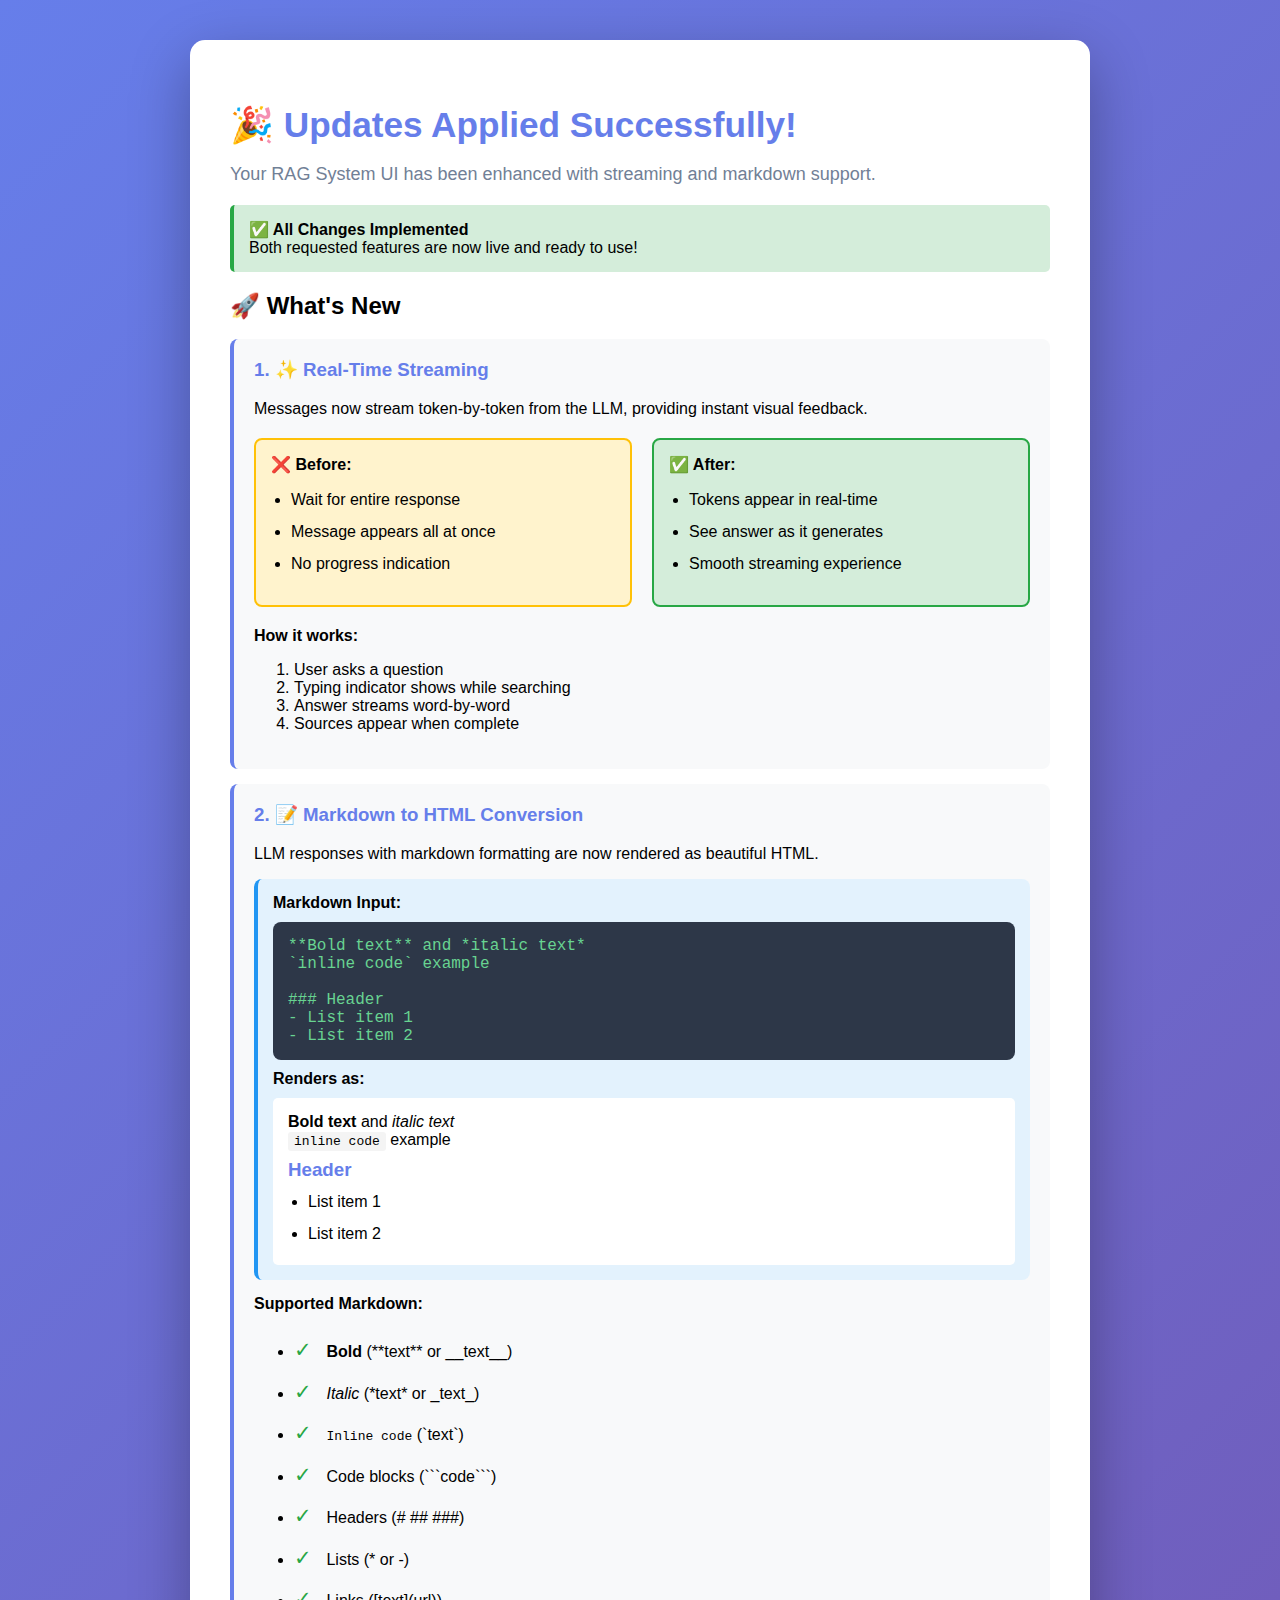
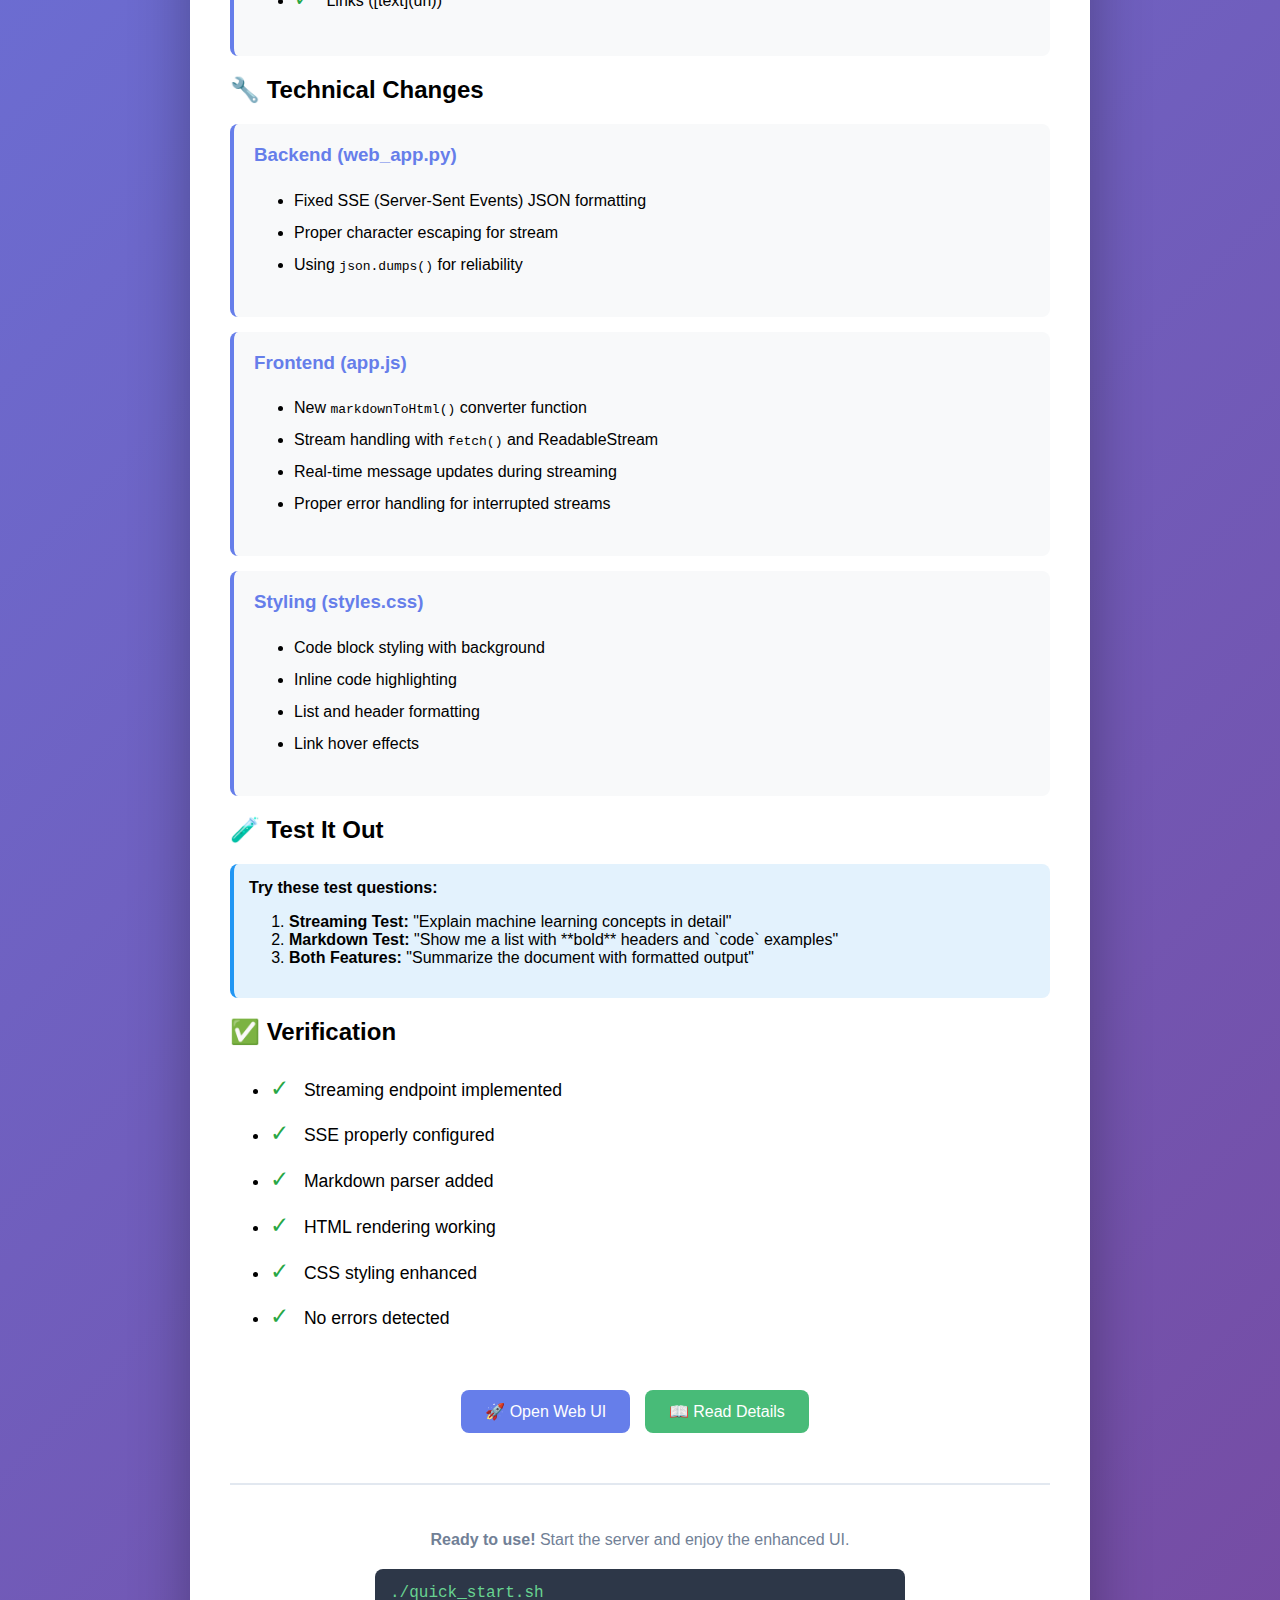
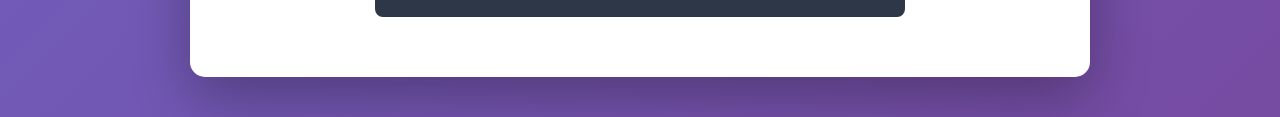
<file: RAG-PROJECT/static/updates.html>
<!DOCTYPE html>
<html lang="en">
<head>
    <meta charset="UTF-8">
    <meta name="viewport" content="width=device-width, initial-scale=1.0">
    <title>RAG System - Updates Applied</title>
    <style>
        body {
            font-family: -apple-system, BlinkMacSystemFont, 'Segoe UI', Roboto, sans-serif;
            max-width: 900px;
            margin: 0 auto;
            padding: 40px 20px;
            background: linear-gradient(135deg, #667eea 0%, #764ba2 100%);
            min-height: 100vh;
        }
        .container {
            background: white;
            border-radius: 15px;
            padding: 40px;
            box-shadow: 0 20px 60px rgba(0,0,0,0.3);
        }
        h1 {
            color: #667eea;
            margin-bottom: 10px;
            font-size: 2.2rem;
        }
        .success {
            background: #d4edda;
            border-left: 4px solid #28a745;
            padding: 15px;
            margin: 20px 0;
            border-radius: 5px;
        }
        .feature {
            background: #f8f9fa;
            padding: 20px;
            margin: 15px 0;
            border-radius: 8px;
            border-left: 4px solid #667eea;
        }
        .feature h3 {
            margin-top: 0;
            color: #667eea;
        }
        .comparison {
            display: grid;
            grid-template-columns: 1fr 1fr;
            gap: 20px;
            margin: 20px 0;
        }
        .before, .after {
            padding: 15px;
            border-radius: 8px;
        }
        .before {
            background: #fff3cd;
            border: 2px solid #ffc107;
        }
        .after {
            background: #d4edda;
            border: 2px solid #28a745;
        }
        .code-block {
            background: #2d3748;
            color: #68d391;
            padding: 15px;
            border-radius: 8px;
            font-family: 'Courier New', monospace;
            margin: 10px 0;
            overflow-x: auto;
        }
        .btn {
            display: inline-block;
            background: #667eea;
            color: white;
            padding: 12px 24px;
            border-radius: 8px;
            text-decoration: none;
            margin: 10px 10px 10px 0;
            transition: background 0.3s;
        }
        .btn:hover {
            background: #5568d3;
        }
        .checkmark {
            color: #28a745;
            font-size: 1.3em;
            margin-right: 10px;
        }
        ul {
            line-height: 2;
        }
        .demo {
            background: #e3f2fd;
            padding: 15px;
            border-radius: 8px;
            margin: 15px 0;
            border-left: 4px solid #2196f3;
        }
    </style>
</head>
<body>
    <div class="container">
        <h1>🎉 Updates Applied Successfully!</h1>
        <p style="color: #718096; font-size: 18px;">Your RAG System UI has been enhanced with streaming and markdown support.</p>
        
        <div class="success">
            <strong>✅ All Changes Implemented</strong><br>
            Both requested features are now live and ready to use!
        </div>

        <h2>🚀 What's New</h2>

        <div class="feature">
            <h3>1. ✨ Real-Time Streaming</h3>
            <p>Messages now stream token-by-token from the LLM, providing instant visual feedback.</p>
            
            <div class="comparison">
                <div class="before">
                    <strong>❌ Before:</strong>
                    <ul style="margin: 10px 0; padding-left: 20px;">
                        <li>Wait for entire response</li>
                        <li>Message appears all at once</li>
                        <li>No progress indication</li>
                    </ul>
                </div>
                <div class="after">
                    <strong>✅ After:</strong>
                    <ul style="margin: 10px 0; padding-left: 20px;">
                        <li>Tokens appear in real-time</li>
                        <li>See answer as it generates</li>
                        <li>Smooth streaming experience</li>
                    </ul>
                </div>
            </div>

            <strong>How it works:</strong>
            <ol>
                <li>User asks a question</li>
                <li>Typing indicator shows while searching</li>
                <li>Answer streams word-by-word</li>
                <li>Sources appear when complete</li>
            </ol>
        </div>

        <div class="feature">
            <h3>2. 📝 Markdown to HTML Conversion</h3>
            <p>LLM responses with markdown formatting are now rendered as beautiful HTML.</p>
            
            <div class="demo">
                <strong>Markdown Input:</strong>
                <div class="code-block">
**Bold text** and *italic text*<br>
`inline code` example<br>
<br>
### Header<br>
- List item 1<br>
- List item 2
                </div>
                
                <strong>Renders as:</strong>
                <div style="background: white; padding: 15px; border-radius: 5px; margin-top: 10px;">
                    <strong>Bold text</strong> and <em>italic text</em><br>
                    <code style="background: #f4f4f4; padding: 2px 6px; border-radius: 3px;">inline code</code> example<br>
                    <h3 style="margin: 10px 0 5px 0;">Header</h3>
                    <ul style="margin: 0; padding-left: 20px;">
                        <li>List item 1</li>
                        <li>List item 2</li>
                    </ul>
                </div>
            </div>

            <strong>Supported Markdown:</strong>
            <ul>
                <li><span class="checkmark">✓</span> <strong>Bold</strong> (**text** or __text__)</li>
                <li><span class="checkmark">✓</span> <em>Italic</em> (*text* or _text_)</li>
                <li><span class="checkmark">✓</span> <code>Inline code</code> (`text`)</li>
                <li><span class="checkmark">✓</span> Code blocks (```code```)</li>
                <li><span class="checkmark">✓</span> Headers (# ## ###)</li>
                <li><span class="checkmark">✓</span> Lists (* or -)</li>
                <li><span class="checkmark">✓</span> Links ([text](url))</li>
            </ul>
        </div>

        <h2>🔧 Technical Changes</h2>

        <div class="feature">
            <h3>Backend (web_app.py)</h3>
            <ul>
                <li>Fixed SSE (Server-Sent Events) JSON formatting</li>
                <li>Proper character escaping for stream</li>
                <li>Using <code>json.dumps()</code> for reliability</li>
            </ul>
        </div>

        <div class="feature">
            <h3>Frontend (app.js)</h3>
            <ul>
                <li>New <code>markdownToHtml()</code> converter function</li>
                <li>Stream handling with <code>fetch()</code> and ReadableStream</li>
                <li>Real-time message updates during streaming</li>
                <li>Proper error handling for interrupted streams</li>
            </ul>
        </div>

        <div class="feature">
            <h3>Styling (styles.css)</h3>
            <ul>
                <li>Code block styling with background</li>
                <li>Inline code highlighting</li>
                <li>List and header formatting</li>
                <li>Link hover effects</li>
            </ul>
        </div>

        <h2>🧪 Test It Out</h2>

        <div class="demo">
            <strong>Try these test questions:</strong>
            <ol>
                <li><strong>Streaming Test:</strong> "Explain machine learning concepts in detail"</li>
                <li><strong>Markdown Test:</strong> "Show me a list with **bold** headers and `code` examples"</li>
                <li><strong>Both Features:</strong> "Summarize the document with formatted output"</li>
            </ol>
        </div>

        <h2>✅ Verification</h2>
        <ul style="font-size: 1.1rem;">
            <li><span class="checkmark">✓</span> Streaming endpoint implemented</li>
            <li><span class="checkmark">✓</span> SSE properly configured</li>
            <li><span class="checkmark">✓</span> Markdown parser added</li>
            <li><span class="checkmark">✓</span> HTML rendering working</li>
            <li><span class="checkmark">✓</span> CSS styling enhanced</li>
            <li><span class="checkmark">✓</span> No errors detected</li>
        </ul>

        <div style="margin-top: 40px; text-align: center;">
            <a href="http://localhost:8080" class="btn">🚀 Open Web UI</a>
            <a href="STREAMING_MARKDOWN_UPDATE.md" class="btn" style="background: #48bb78;">📖 Read Details</a>
        </div>

        <div style="margin-top: 40px; padding-top: 30px; border-top: 2px solid #e2e8f0; text-align: center; color: #718096;">
            <p><strong>Ready to use!</strong> Start the server and enjoy the enhanced UI.</p>
            <div class="code-block" style="text-align: left; margin: 20px auto; max-width: 500px;">
./quick_start.sh
            </div>
        </div>
    </div>
</body>
</html>
</file>
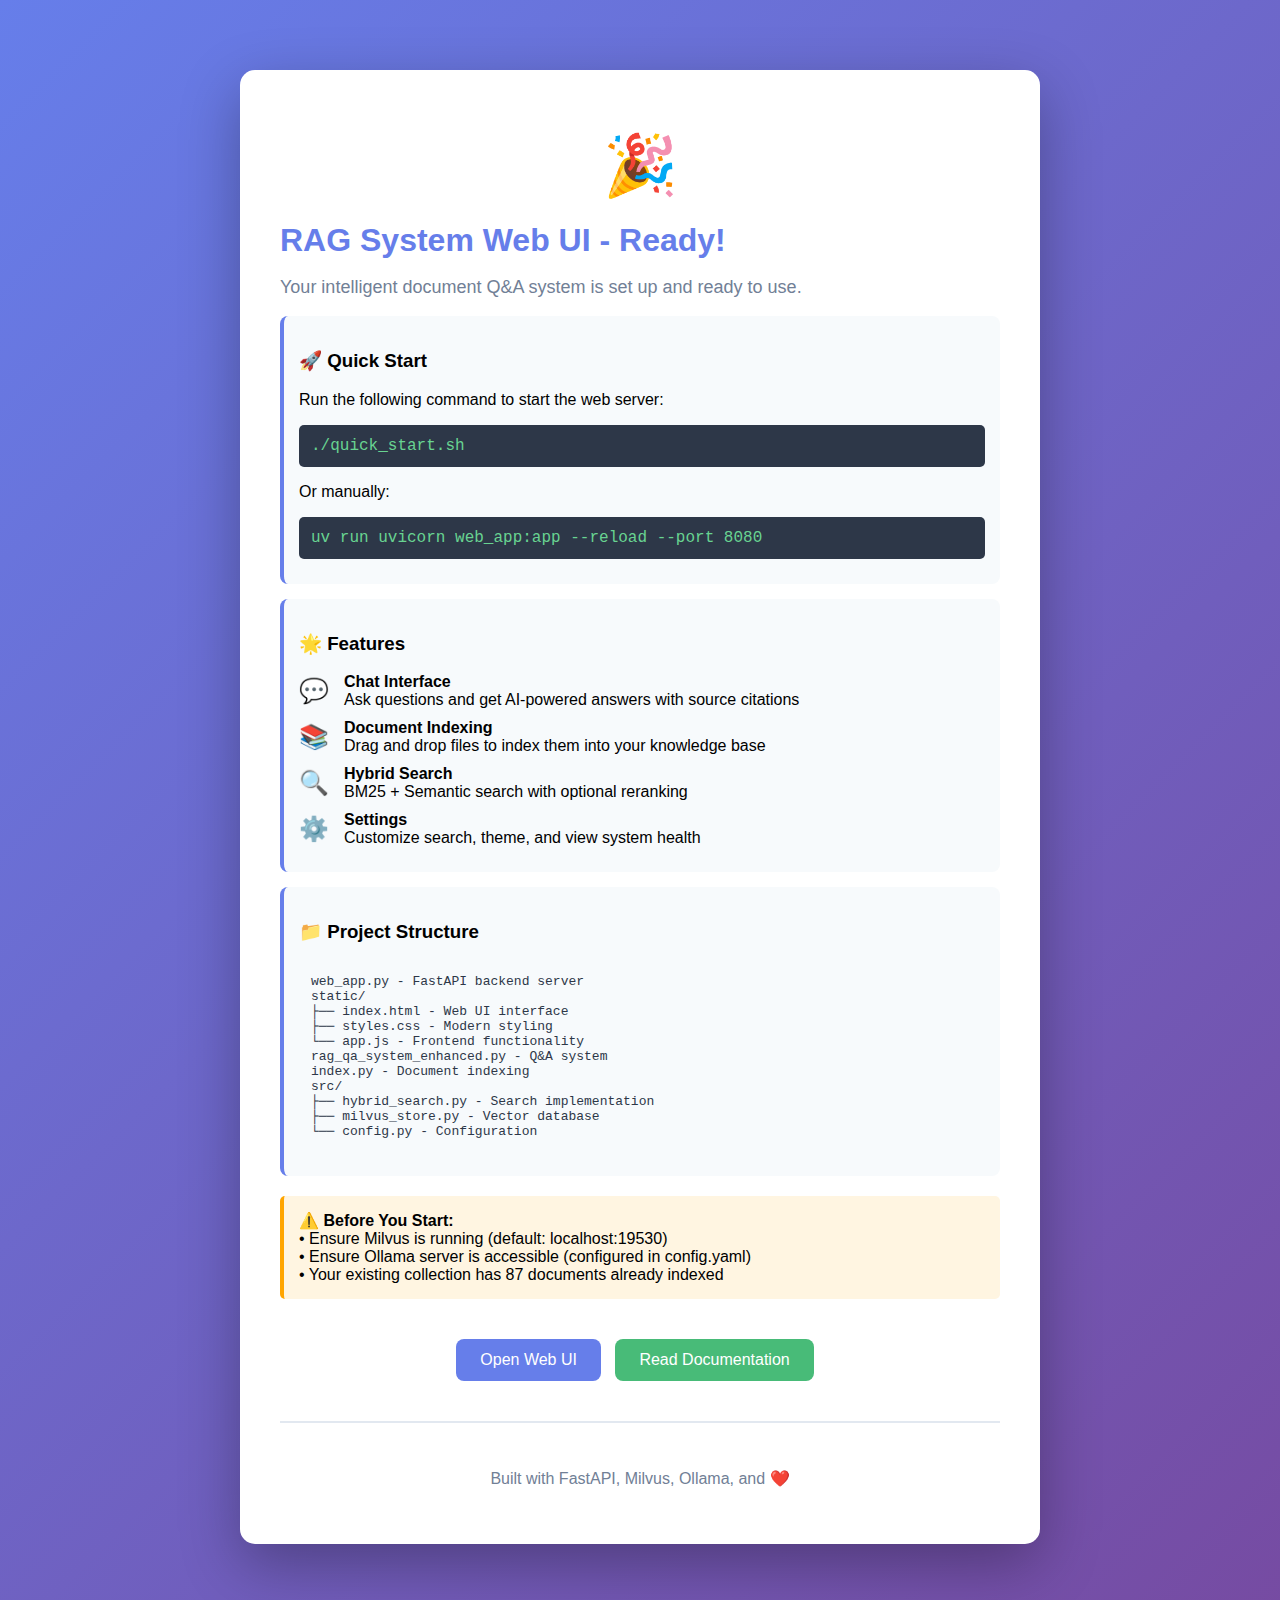
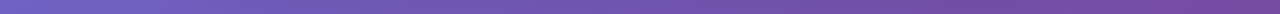
<file: RAG-PROJECT/static/welcome.html>
<!DOCTYPE html>
<html lang="en">
<head>
    <meta charset="UTF-8">
    <meta name="viewport" content="width=device-width, initial-scale=1.0">
    <title>RAG System - Setup Complete</title>
    <style>
        body {
            font-family: -apple-system, BlinkMacSystemFont, 'Segoe UI', Roboto, Oxygen, Ubuntu, Cantarell, sans-serif;
            max-width: 800px;
            margin: 50px auto;
            padding: 20px;
            background: linear-gradient(135deg, #667eea 0%, #764ba2 100%);
            min-height: 100vh;
        }
        .container {
            background: white;
            border-radius: 15px;
            padding: 40px;
            box-shadow: 0 20px 60px rgba(0,0,0,0.3);
        }
        h1 {
            color: #667eea;
            margin-bottom: 10px;
        }
        .success-icon {
            font-size: 60px;
            text-align: center;
            margin: 20px 0;
        }
        .step {
            background: #f7fafc;
            padding: 15px;
            margin: 15px 0;
            border-radius: 8px;
            border-left: 4px solid #667eea;
        }
        .command {
            background: #2d3748;
            color: #68d391;
            padding: 12px;
            border-radius: 5px;
            font-family: 'Courier New', monospace;
            margin: 10px 0;
            overflow-x: auto;
        }
        .feature {
            display: flex;
            align-items: center;
            margin: 10px 0;
        }
        .feature-icon {
            font-size: 24px;
            margin-right: 15px;
        }
        .btn {
            display: inline-block;
            background: #667eea;
            color: white;
            padding: 12px 24px;
            border-radius: 8px;
            text-decoration: none;
            margin: 10px 10px 10px 0;
            transition: background 0.3s;
        }
        .btn:hover {
            background: #5568d3;
        }
        .note {
            background: #fff5e1;
            border-left: 4px solid #ffa500;
            padding: 15px;
            margin: 20px 0;
            border-radius: 5px;
        }
    </style>
</head>
<body>
    <div class="container">
        <div class="success-icon">🎉</div>
        <h1>RAG System Web UI - Ready!</h1>
        <p style="color: #718096; font-size: 18px;">Your intelligent document Q&A system is set up and ready to use.</p>
        
        <div class="step">
            <h3>🚀 Quick Start</h3>
            <p>Run the following command to start the web server:</p>
            <div class="command">./quick_start.sh</div>
            <p>Or manually:</p>
            <div class="command">uv run uvicorn web_app:app --reload --port 8080</div>
        </div>

        <div class="step">
            <h3>🌟 Features</h3>
            <div class="feature">
                <span class="feature-icon">💬</span>
                <div>
                    <strong>Chat Interface</strong><br>
                    Ask questions and get AI-powered answers with source citations
                </div>
            </div>
            <div class="feature">
                <span class="feature-icon">📚</span>
                <div>
                    <strong>Document Indexing</strong><br>
                    Drag and drop files to index them into your knowledge base
                </div>
            </div>
            <div class="feature">
                <span class="feature-icon">🔍</span>
                <div>
                    <strong>Hybrid Search</strong><br>
                    BM25 + Semantic search with optional reranking
                </div>
            </div>
            <div class="feature">
                <span class="feature-icon">⚙️</span>
                <div>
                    <strong>Settings</strong><br>
                    Customize search, theme, and view system health
                </div>
            </div>
        </div>

        <div class="step">
            <h3>📁 Project Structure</h3>
            <div class="command" style="background: #f7fafc; color: #2d3748; font-size: 13px;">
web_app.py          - FastAPI backend server<br>
static/<br>
  ├── index.html    - Web UI interface<br>
  ├── styles.css    - Modern styling<br>
  └── app.js        - Frontend functionality<br>
rag_qa_system_enhanced.py  - Q&A system<br>
index.py            - Document indexing<br>
src/<br>
  ├── hybrid_search.py  - Search implementation<br>
  ├── milvus_store.py   - Vector database<br>
  └── config.py         - Configuration
            </div>
        </div>

        <div class="note">
            <strong>⚠️ Before You Start:</strong><br>
            • Ensure Milvus is running (default: localhost:19530)<br>
            • Ensure Ollama server is accessible (configured in config.yaml)<br>
            • Your existing collection has 87 documents already indexed
        </div>

        <div style="margin-top: 30px; text-align: center;">
            <a href="http://localhost:8080" class="btn">Open Web UI</a>
            <a href="WEB_UI_README.md" class="btn" style="background: #48bb78;">Read Documentation</a>
        </div>

        <div style="margin-top: 30px; padding-top: 30px; border-top: 2px solid #e2e8f0; text-align: center; color: #718096;">
            <p>Built with FastAPI, Milvus, Ollama, and ❤️</p>
        </div>
    </div>
</body>
</html>
</file>
